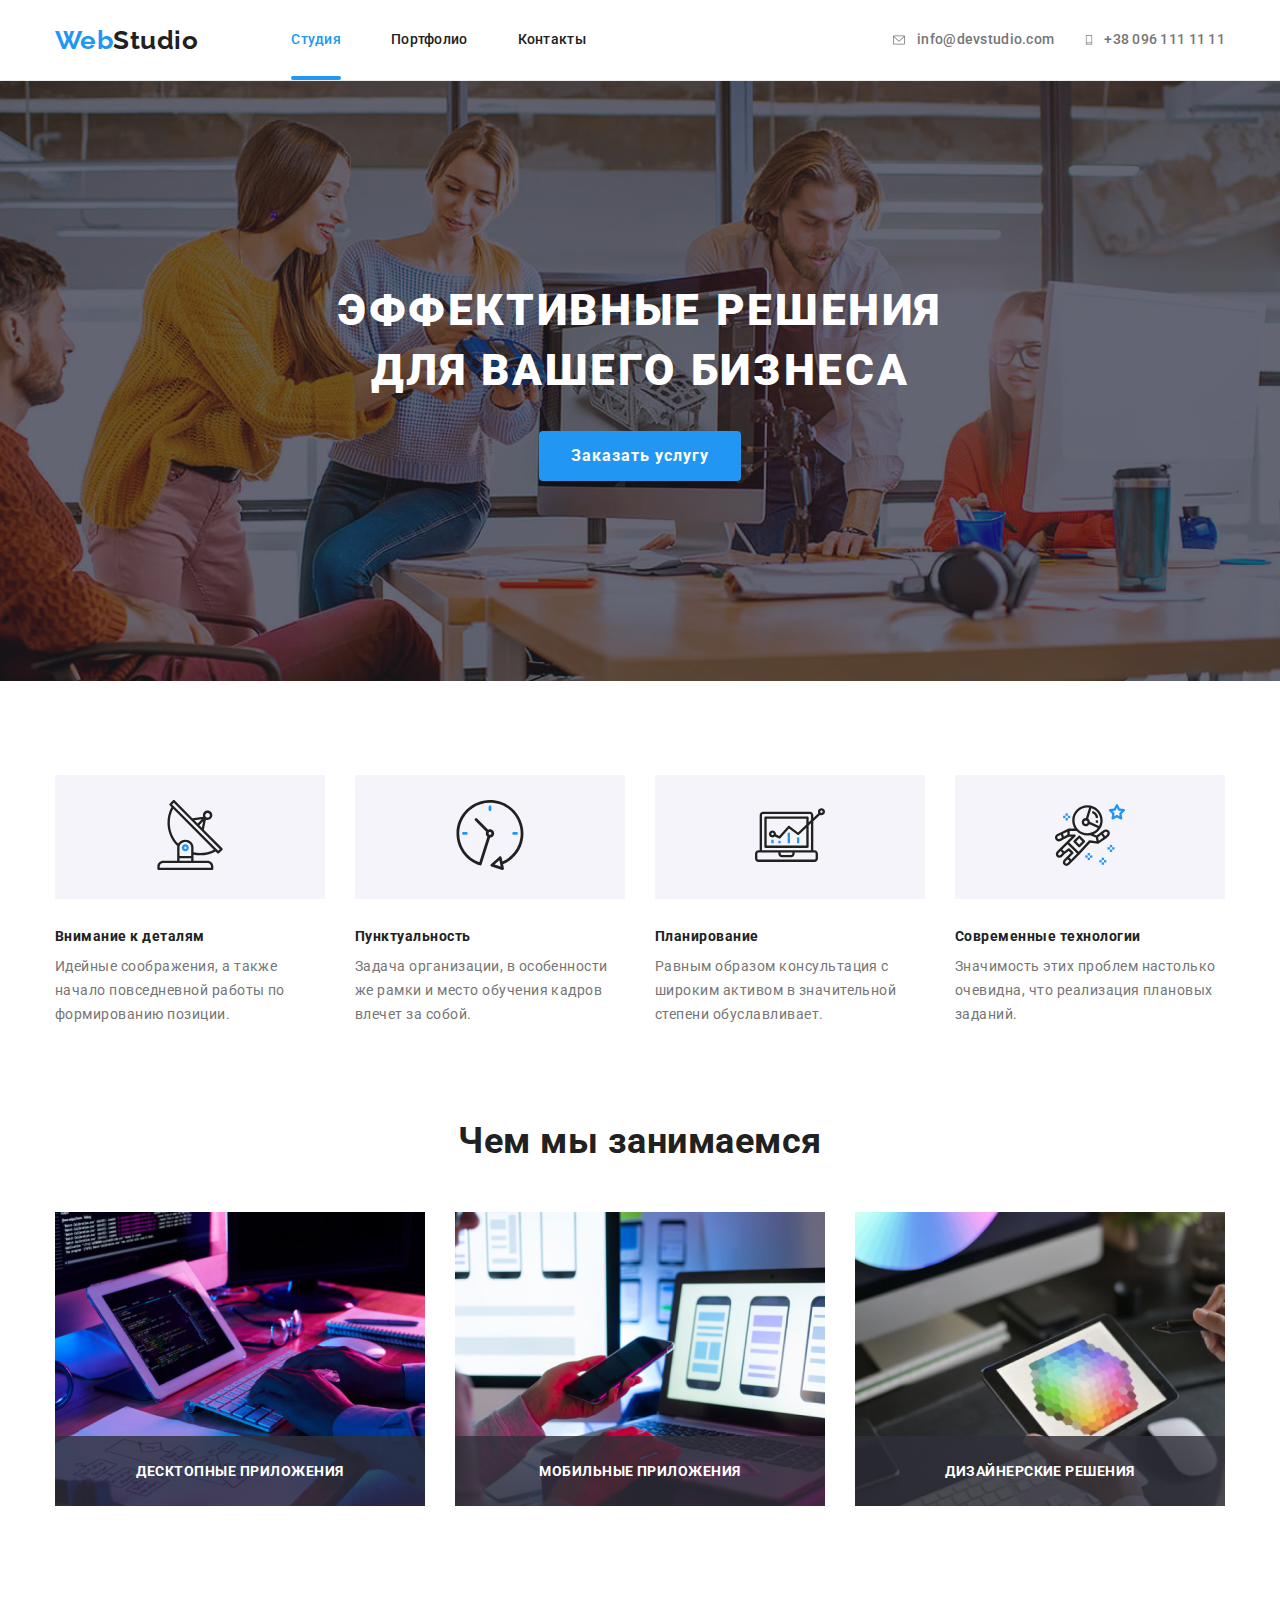
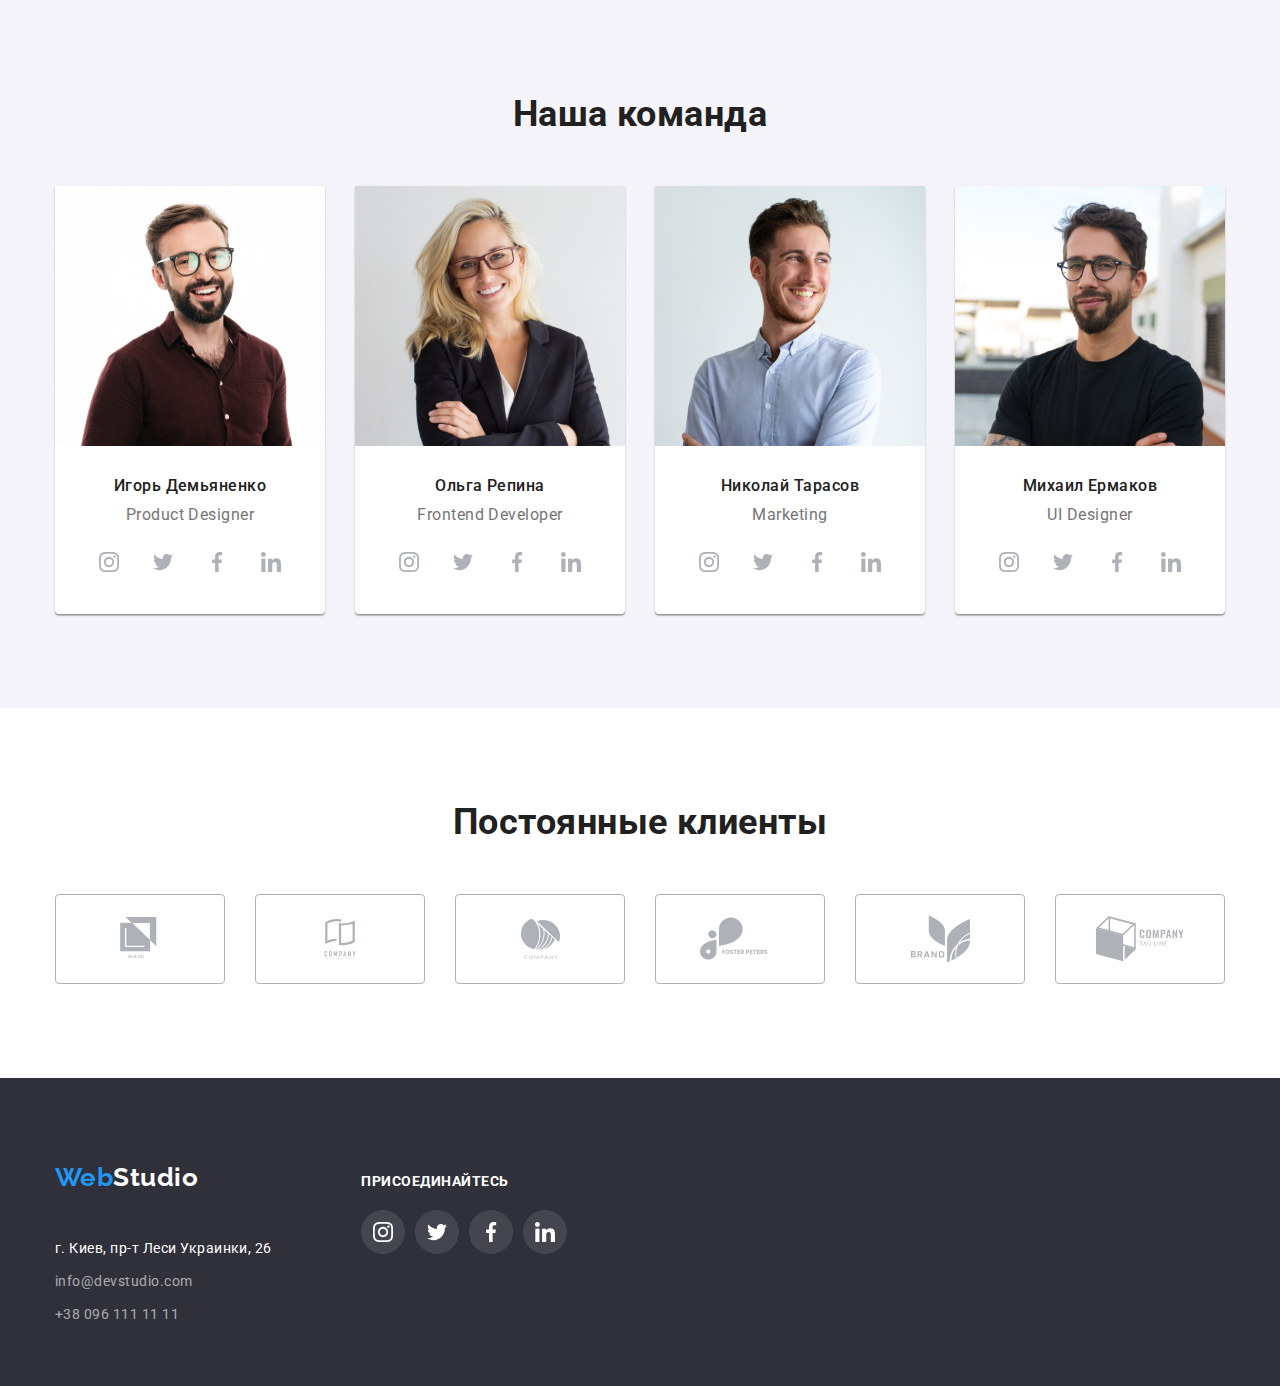
<file: index.html>
<!DOCTYPE html>
<html lang="ru">

<head>
    <meta charset="UTF-8">
    <meta name="viewport" content="width=device-width, initial-scale=1.0">
    <title>Web Studio (Version 2.0)</title>
    <link rel="preconnect" href="https://fonts.gstatic.com">
    <link href="https://fonts.googleapis.com/css2?family=Raleway:wght@700&family=Roboto:wght@400;500;700;900&display=swap" rel="stylesheet">
    <link rel="stylesheet" href="https://cdnjs.cloudflare.com/ajax/libs/modern-normalize/1.0.0/modern-normalize.min.css">
    <link rel="stylesheet" href="./css/style.css">
</head>

<body>
    <!--Шапка сайта-->
    <header class="page-header">
        <div class="header container">
            <nav class="nav">
                <a class="firm-name" href="./index.html"><span class="first-firm-name">Web</span><span
                        class="second-firm-name">Studio</span> </a>
                <ul class="site-nav list">
                    <li class="item"><a class="link current" href="./index.html">Студия</a></li>
                    <li class="item"><a class="link" href="./portfolio.html">Портфолио</a></li>
                    <li class="item"><a class="link" href="">Контакты</a></li>
                </ul>
            </nav>
            <div class="contact">
                <div class="contact-case">
                    <a class="contact link" href="mailto:info@devstudio.com">
                        <svg class="contact-icon" width="16" height="12">
                            <use href="./images/sprite.svg#mail"></use>
                        </svg>
                        info@devstudio.com
                    </a>
                </div>
                <div class="contact-case">
                    <a class="contact link" href="tel:+380961111111">
                        <svg class="contact-icon" width="10" height="16">
                            <use href="./images/sprite.svg#phone"></use>
                        </svg>
                        +38 096 111 11 11
                    </a>
                </div>
            </div>
        </div>
    </header>
    <main>
        <!--Блок герой -->
        <section class="hero">
            <div class="container">
                <h1 class="hero-title">Эффективные решения <br>для вашего бизнеса</h1>
                <button class="hero-button" type="button" data-modal-open>Заказать услугу</button>
            </div>            
        </section>

        <!--Особености-->
        <section class="section features">
            <div class="container features">
                <h2 class="visually-hidden">Особености</h2>
                <ul class="features list">
                    <li class="item">
                        <div class="container-features icon">
                            <svg width="70px" height="70px">
                                <use href="./images/sprite.svg#antenna"></use>
                            </svg>
                        </div>
                        <h3 class="title">Внимание к деталям</h3>
                        <p class="text">Идейные соображения, а также начало повседневной работы по формированию позиции.</p>
                    </li>
                    <li class="item">
                        <div class="container-features icon">
                            <svg width="70px" height="70px">
                                <use href="./images/sprite.svg#clock"></use>
                            </svg>
                        </div>
                        <h3 class="title">Пунктуальность</h3>
                        <p class="text">Задача организации, в особенности же рамки и место обучения кадров влечет за собой.</p>
                    </li>
                    <li class="item">
                        <div class="container-features icon">
                            <svg width="70px" height="70px">
                                <use href="./images/sprite.svg#diagram"></use>
                            </svg>
                        </div>
                        <h3 class="title">Планирование</h3>
                        <p class="text">Равным образом консультация с широким активом в значительной степени обуславливает.</p>
                    </li>
                    <li class="item">
                        <div class="container-features icon">
                            <svg width="70px" height="70px">
                                <use href="./images/sprite.svg#astronaut"></use>
                            </svg>
                        </div>
                        <h3 class="title">Современные технологии</h3>
                        <p class="text">Значимость этих проблем настолько очевидна, что реализация плановых заданий.</p>
                    </li>
                </ul>
            </div>
        </section>
        <!--Чем мы занимаемся-->
        <section class="section projects">
            <div class="container">
                <h2 class="section-title">Чем мы занимаемся</h2>
                <ul class="projects list">
                    <li class="item">
                        <a class="link" href="">
                            <img src="./images/man-cody.jpg" alt="Человек кодит" width="370" height="294">
                        </a>
                        <p class="projects-list-preview">Десктопные приложения</p>
                    </li>
                    <li class="item">
                        <a class="link" href="">
                            <img src="./images/phone-in-hand.jpg" alt="Телефон в руках у человека" width="370" height="294">
                        </a>
                        <p class="projects-list-preview">Мобильные приложения</p>
                    </li>
                    <li class="item">
                        <a class="link" href="">
                            <img src="./images/tablet-with-a-palette-of-colors.jpg" alt="Планшет с палитрой цветов" width="370"
                                height="294">
                        </a>
                        <p class="projects-list-preview">Дизайнерские решения</p>
                    </li>
                </ul>
            </div>
        </section>
        <!--Наша команда-->
        <section class="section team">
            <div class="container">
                <h2 class="section-title">Наша команда</h2>
                <ul class="team list">
                    <li class="item">
                        <img class="photo" src="./images/Игорь-Демьяненко.jpg" alt="Фотография Игорь Демьяненко" width="270" height="260">
                        <h3 class="staff-name">Игорь Демьяненко</h3>
                        <p class="specialty" lang="en">Product Designer</p>
                        <ul class="social-list list">
                            <li class="social-list item">
                                <a class="social-list link" href="https://www.instagram.com/" target="_blank" rel="noreferrer noopener">
                                    <svg class="social-list-icon" width="20px" height="20px">
                                        <use href="./images/sprite.svg#instagram"></use>
                                    </svg>
                                </a>
                            </li>
                            <li class="social-list item">
                                <a class="social-list link" href="https://www.twitter.com/" target="_blank" rel="noreferrer noopener">
                                    <svg class="social-list-icon" width="20px" height="20px">
                                        <use href="./images/sprite.svg#twitter"></use>
                                    </svg>
                                </a>
                        </li>
                            <li class="social-list item">
                                <a class="social-list link" href="https://www.facebook.com/" target="_blank" rel="noreferrer noopener">
                                    <svg class="social-list-icon" width="20px" height="20px">
                                        <use href="./images/sprite.svg#facebook"></use>
                                    </svg>
                                </a>
                            </li>
                            <li class="social-list item">
                                <a class="social-list link" href="https://www.linkedin.com/" target="_blank" rel="noreferrer noopener">
                                    <svg class="social-list-icon" width="20px" height="20px">
                                        <use href="./images/sprite.svg#linkedin"></use>
                                    </svg>
                                </a>
                            </li>
                        </ul>
                    </li>
                    <li class="item">
                        <img class="photo" src="./images/Ольга-Репина.jpg" alt="Фотография Ольга Репина" width="270" height="260">
                        <h3 class="staff-name">Ольга Репина</h3>
                        <p class="specialty" lang="en">Frontend Developer</p>
                        <ul class="social-list list">
                            <li class="social-list item">
                                <a class="social-list link" href="https://www.instagram.com/" target="_blank" rel="noreferrer noopener">
                                    <svg class="social-list-icon" width="20px" height="20px">
                                        <use href="./images/sprite.svg#instagram"></use>
                                    </svg>
                                </a>
                            </li>
                            <li class="social-list item">
                                <a class="social-list link" href="https://www.twitter.com/" target="_blank" rel="noreferrer noopener">
                                    <svg class="social-list-icon" width="20px" height="20px">
                                        <use href="./images/sprite.svg#twitter"></use>
                                    </svg>
                                </a>
                            </li>
                            <li class="social-list item">
                                <a class="social-list link" href="https://www.facebook.com/" target="_blank" rel="noreferrer noopener">
                                    <svg class="social-list-icon" width="20px" height="20px">
                                        <use href="./images/sprite.svg#facebook"></use>
                                    </svg>
                                </a>
                            </li>
                            <li class="social-list item">
                                <a class="social-list link" href="https://www.linkedin.com/" target="_blank" rel="noreferrer noopener">
                                    <svg class="social-list-icon" width="20px" height="20px">
                                        <use href="./images/sprite.svg#linkedin"></use>
                                    </svg>
                                </a>
                            </li>
                        </ul>
                    </li>
                    <li class="item">
                        <img class="photo" src="./images/Николай-Тарасов.jpg" alt="Фотография Николай Тарасов" width="270" height="260">
                        <h3 class="staff-name">Николай Тарасов</h3>
                        <p class="specialty" lang="en">Marketing</p>
                        <ul class="social-list list">
                            <li class="social-list item">
                                <a class="social-list link" href="https://www.instagram.com/" target="_blank" rel="noreferrer noopener">
                                    <svg class="social-list-icon" width="20px" height="20px">
                                        <use href="./images/sprite.svg#instagram"></use>
                                    </svg>
                                </a>
                            </li>
                            <li class="social-list item">
                                <a class="social-list link" href="https://www.twitter.com/" target="_blank" rel="noreferrer noopener">
                                    <svg class="social-list-icon" width="20px" height="20px">
                                        <use href="./images/sprite.svg#twitter"></use>
                                    </svg>
                                </a>
                            </li>
                            <li class="social-list item">
                                <a class="social-list link" href="https://www.facebook.com/" target="_blank" rel="noreferrer noopener">
                                    <svg class="social-list-icon" width="20px" height="20px">
                                        <use href="./images/sprite.svg#facebook"></use>
                                    </svg>
                                </a>
                            </li>
                            <li class="social-list item">
                                <a class="social-list link" href="https://www.linkedin.com/" target="_blank" rel="noreferrer noopener">
                                    <svg class="social-list-icon" width="20px" height="20px">
                                        <use href="./images/sprite.svg#linkedin"></use>
                                    </svg>
                                </a>
                            </li>
                        </ul>
                    </li>
                    <li class="item">
                        <img class="photo" src="./images/Михаил-Ермаков.jpg" alt="Фотография Михаил Ермаков" width="270" height="260">
                        <h3 class="staff-name">Михаил Ермаков</h3>
                        <p class="specialty" lang="en">UI Designer</p>
                        <ul class="social-list list">
                            <li class="social-list item">
                                <a class="social-list link" href="https://www.instagram.com/" target="_blank" rel="noreferrer noopener">
                                    <svg class="social-list-icon" width="20px" height="20px">
                                        <use href="./images/sprite.svg#instagram"></use>
                                    </svg>
                                </a>
                            </li>
                            <li class="social-list item">
                                <a class="social-list link" href="https://www.twitter.com/" target="_blank" rel="noreferrer noopener">
                                    <svg class="social-list-icon" width="20px" height="20px">
                                        <use href="./images/sprite.svg#twitter"></use>
                                    </svg>
                                </a>
                            </li>
                            <li class="social-list item">
                                <a class="social-list link" href="https://www.facebook.com/" target="_blank" rel="noreferrer noopener">
                                    <svg class="social-list-icon" width="20px" height="20px">
                                        <use href="./images/sprite.svg#facebook"></use>
                                    </svg>
                                </a>
                            </li>
                            <li class="social-list item">
                                <a class="social-list link" href="https://www.linkedin.com/" target="_blank" rel="noreferrer noopener">
                                    <svg class="social-list-icon" width="20px" height="20px">
                                        <use href="./images/sprite.svg#linkedin"></use>
                                    </svg>
                                </a>
                            </li>
                        </ul>
                    </li>
                </ul>
            </div>
        </section>
        <!-- Наши Клиенты -->
        <section class="section clients">
            <div class="container">
                <h2 class="section-title">Постоянные клиенты</h2>
                <ul class="clients list">
                    <li class="clients item">
                        <a class="clients-list link" href="">
                            <svg class="clients-logo" width="44px" hight="49px">
                                <use href="./images/sprite.svg#logo-1"></use>
                            </svg>
                        </a>
                    </li>
                    <li class="clients item">
                        <a class="clients-list link" href="">
                            <svg class="clients-logo" width="40px" hight="52px">
                                <use href="./images/sprite.svg#logo-2"></use>
                            </svg>
                        </a>
                    </li>
                    <li class="clients item">
                        <a class="clients-list link" href="">
                            <svg class="clients-logo" width="41px" hight="43px">
                                <use href="./images/sprite.svg#logo-3"></use>
                            </svg>
                        </a>
                    </li>
                    <li class="clients item">
                        <a class="clients-list link" href="">
                            <svg class="clients-logo" width="80px" hight="42px">
                                <use href="./images/sprite.svg#logo-4"></use>
                            </svg>
                        </a>
                    </li>
                    <li class="clients item">
                        <a class="clients-list link" href="">
                            <svg class="clients-logo" width="59px" hight="47px">
                                <use href="./images/sprite.svg#logo-5"></use>
                            </svg>
                        </a>
                    </li>
                    <li class="clients item">
                        <a class="clients-list link" href="">
                            <svg class="clients-logo" width="88px" hight="45px">
                                <use href="./images/sprite.svg#logo-6"></use>
                            </svg>
                        </a>
                    </li>
                </ul>
            </div>
        </section>
    </main>
    <!--Подвал-->
    <footer class="page-footer">
        <div class="footer container">
            <div class="address-container">
                <a class="firm-name" href="index.html"><span class="first-firm-name">Web</span><span
                        class="third-firm-name">Studio</span> </a>
                <address class="address">
                    <ul class="address list">
                        <li class="item"> <a class="link street" href="https://goo.gl/maps/psgdGGSvyjgULsp37" target="blank">г. Киев,
                                пр-т Леси Украинки, 26</a>
                        </li>
                        <li class="footer-contact item"><a class="link" href="mailto:info@devstudio.com">info@devstudio.com</a>
                        </li>
                        <li class="footer-contact item"><a class="link" href="tel:+380961111111">+38 096 111 11 11</a>
                        </li>
                    </ul>
                </address>
            </div>
            <div class="appeal">
                <p class="accent">Присоединайтесь</p>
                <ul class="social-list list">
                    <li class="social-list item">
                        <a class="footer-social-list link" href="https://www.instagram.com/" target="_blank" rel="noreferrer noopener">
                            <svg class="footer-social-list-icon" width="20px" height="20px">
                                <use href="./images/sprite.svg#instagram"></use>
                            </svg>
                        </a>
                    </li>
                    <li class="social-list item">
                        <a class="footer-social-list link" href="https://www.twitter.com/" target="_blank" rel="noreferrer noopener">
                            <svg class="footer-social-list-icon" width="20px" height="20px">
                                <use href="./images/sprite.svg#twitter"></use>
                            </svg>
                        </a>
                    </li>
                    <li class="social-list item">
                        <a class="footer-social-list link" href="https://www.facebook.com/" target="_blank" rel="noreferrer noopener">
                            <svg class="footer-social-list-icon" width="20px" height="20px">
                                <use href="./images/sprite.svg#facebook"></use>
                            </svg>
                        </a>
                    </li>
                    <li class="social-list item">
                        <a class="footer-social-list link" href="https://www.linkedin.com/" target="_blank" rel="noreferrer noopener">
                            <svg class="footer-social-list-icon" width="20px" height="20px">
                                <use href="./images/sprite.svg#linkedin"></use>
                            </svg>                            
                        </a>
                    </li>
                </ul>
            </div>
        </div>
    </footer>

    <!-- Модальное Окно -->
    <div class="backdrop is-hidden" data-modal>
        <div class="modal">
            <button type="button" class="close-btn" data-modal-close>
                <svg class="close-btn-icon" width="18px" height="18px">
                    <use href="./images/sprite.svg#close-button"></use>
                </svg>
            </button>
        </div>
    </div>
    <!-- Скрипты -->
    <script src="./js/modal.js"></script>
</body>

</html>
</file>
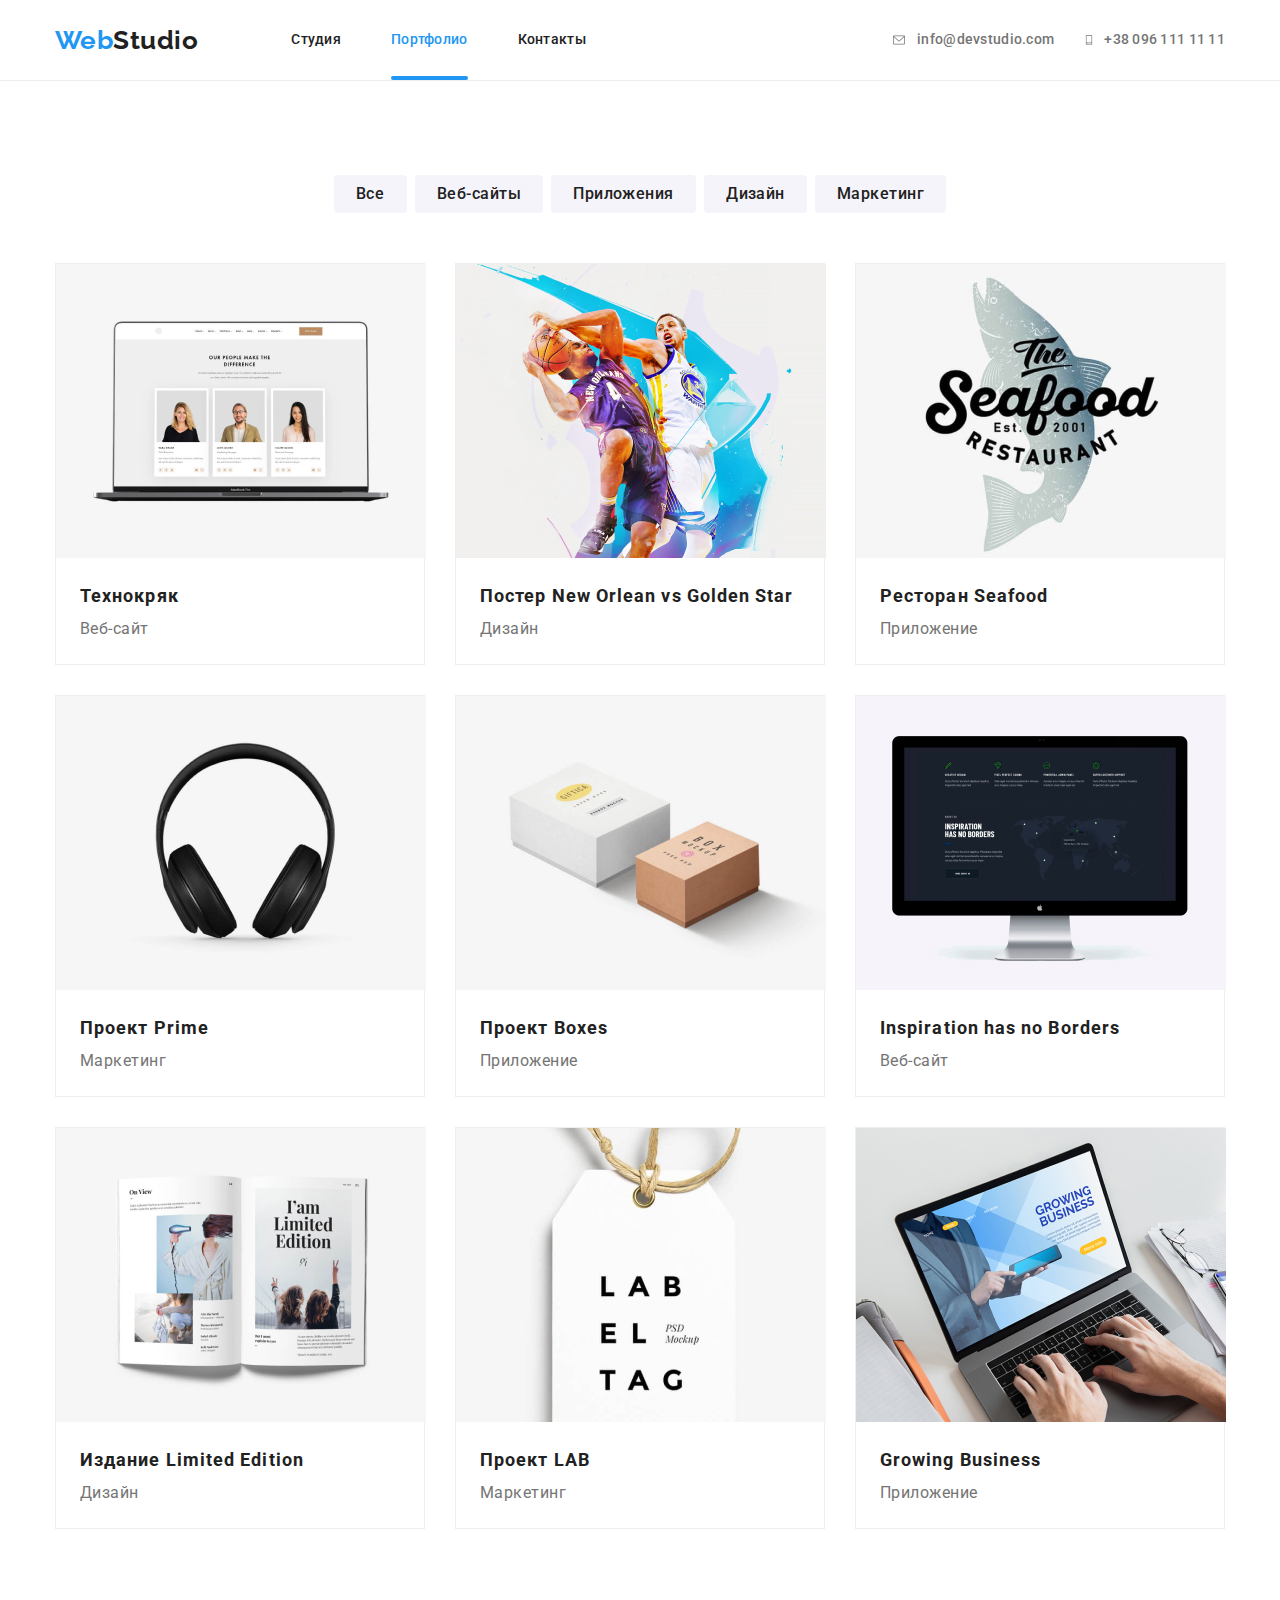
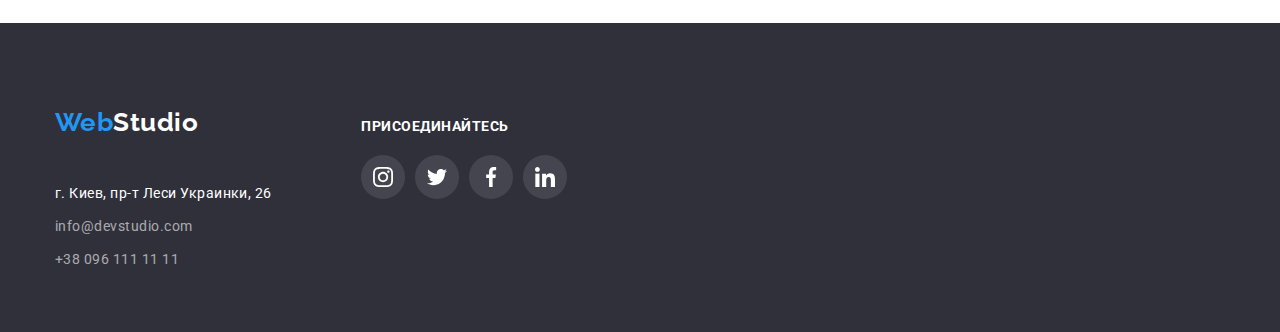
<file: portfolio.html>
<!DOCTYPE html>
<html lang="ru">
<head>
    <meta charset="UTF-8">
    <meta name="viewport" content="width=device-width, initial-scale=1.0">
    <title>Портфолио</title>
    <link href="https://fonts.googleapis.com/css2?family=Raleway:wght@700&family=Roboto:wght@400;500;700;900&display=swap" rel="stylesheet">
    <link rel="stylesheet" href="https://cdnjs.cloudflare.com/ajax/libs/modern-normalize/1.0.0/modern-normalize.min.css">
    <link rel="stylesheet" href="./css/style.css">
</head>
<body>
    <!--Шапка сайта-->
    <header class="page-header">
        <div class="header container">
            <nav class="nav">
                <a class="firm-name" href="./index.html"><span class="first-firm-name">Web</span><span
                        class="second-firm-name">Studio</span> </a>
                <ul class="site-nav list">
                    <li class="item"><a class="link" href="./index.html">Студия</a></li>
                    <li class="item"><a class="link current" href="./portfolio.html">Портфолио</a></li>
                    <li class="item"><a class="link" href="">Контакты</a></li>
                </ul>
            </nav>
            <div class="contact">
                <div class="contact-case">
                    <a class="contact link" href="mailto:info@devstudio.com">
                        <svg class="contact-icon" width="16" height="12">
                            <use href="./images/sprite.svg#mail"></use>
                        </svg>
                        info@devstudio.com
                    </a>
                </div>
                <div class="contact-case">
                    <a class="contact link" href="tel:+380961111111">
                        <svg class="contact-icon" width="10" height="16">
                            <use href="./images/sprite.svg#phone"></use>
                        </svg>
                        +38 096 111 11 11
                    </a>
                </div>
            </div>
        </div>
    </header>
    <main>
        <!-- Портфолио -->
        <section class="section portfolio">
            <div class="container">
                <h2 class="visually-hidden">Портфолио</h2>
                <ul class="portfolio-button list">
                    <li class="button item"><button class="radio-button first" type="button">Все</button></li>
                    <li class="button item"><button class="radio-button second" type="button">Веб-сайты</button></li>
                    <li class="button item"><button class="radio-button third" type="button">Приложения</button></li>
                    <li class="button item"><button class="radio-button fourth" type="button">Дизайн</button></li>
                    <li class="button item"><button class="radio-button fifth" type="button">Маркетинг</button></li>
                </ul>
                <!-- Карточки -->
                <ul class="portfolio list">
                    <li class="portfolio item">
                        <a class="portfolio link" href="">
                            <div class="card-thumb">
                                <img class="card-img" src="./images/технокряк.jpg" alt="Фотография ноутбукуа с людьми на заставке" min-width="370" height="294">
                                <p class="card-text">Технокряк это современная площадка распространения коронавируса. Компании используют эту платформу для цифрового
                                шпионажа и атак на защищённые сервера конкурентов.</p>
                            </div>
                            <div class="portfolio-list-wrapper">
                                <h3 class="image-name">Технокряк</h3>
                                <p class="project-type">Веб-сайт</p>
                            </div>
                        </a>
                    </li>
                    <li class="portfolio item">
                        <a class="portfolio link" href="">
                            <div class="card-thumb">
                                <img src="./images/Постер-New-Orlean-vs-Golden-Star.jpg" alt="Постер двух баскетболистов" min-width="370" height="294">
                                <p class="card-text">Технокряк это современная площадка распространения коронавируса. Компании используют эту платформу
                                    для цифрового
                                    шпионажа и атак на защищённые сервера конкурентов.</p>
                            </div>
                            <div class="portfolio-list-wrapper">
                                <h3 class="image-name">Постер <span lang="en">New Orlean vs Golden Star</span></h3>
                                <p class="project-type">Дизайн</p>
                            </div>
                        </a>
                    </li>
                    <li class="portfolio item">
                        <a class="portfolio link" href="">
                            <div class="card-thumb">
                                <img src="./images/Ресторан-Seafood.jpg" alt="Логотип ресторана" min-width="370" height="294">
                                <p class="card-text">Технокряк это современная площадка распространения коронавируса. Компании используют эту платформу
                                    для цифрового
                                    шпионажа и атак на защищённые сервера конкурентов.</p>
                            </div>
                            <div class="portfolio-list-wrapper">
                                <h3 class="image-name">Ресторан <span lang="en">Seafood</span></h3>
                                <p class="project-type">Приложение</p>
                            </div>
                        </a>
                    </li>
                    <li class="portfolio item">
                        <a class="portfolio link" href="">
                            <div class="card-thumb">
                                <img src="./images/Проект-Prime.jpg" alt="Картинка наушников" min-width="370" height="294">
                                <p class="card-text">Технокряк это современная площадка распространения коронавируса. Компании используют эту платформу
                                    для цифрового
                                    шпионажа и атак на защищённые сервера конкурентов.</p>
                            </div>
                            <div class="portfolio-list-wrapper">
                                <h3 class="image-name">Проект <span lang="en">Prime</span> </h3>
                                <p class="project-type">Маркетинг</p>
                            </div>
                        </a>
                    </li>
                    <li class="portfolio item">
                        <a class="portfolio link" href="">
                            <div class="card-thumb">
                                <img src="./images/Проект-Boxes.jpg" alt="Картинка коробок" min-width="370" height="294">
                                <p class="card-text">Технокряк это современная площадка распространения коронавируса. Компании используют эту платформу
                                    для цифрового
                                    шпионажа и атак на защищённые сервера конкурентов.</p>
                            </div>
                            <div class="portfolio-list-wrapper">
                                <h3 class="image-name">Проект <span lang="en">Boxes</span> </h3>
                                <p class="project-type">Приложение</p>
                            </div>
                        </a>
                    </li>
                    <li class="portfolio item">
                        <a class="portfolio link" href="">
                            <div class="card-thumb">
                                <img src="./images/Inspiration-has-no-Borders.jpg" alt="На экране компьютера показана карта мира" min-width="370" height="294">
                                <p class="card-text">Технокряк это современная площадка распространения коронавируса. Компании используют эту платформу
                                    для цифрового
                                    шпионажа и атак на защищённые сервера конкурентов.</p>
                            </div>
                            <div class="portfolio-list-wrapper">
                                <h3 class="image-name" lang="en">Inspiration has no Borders</h3>
                                <p class="project-type">Веб-сайт</p>
                            </div>
                        </a>
                    </li>
                    <li class="portfolio item">
                        <a class="portfolio link" href="">
                            <div class="card-thumb">
                                <img src="./images/Издание-Limited-Edition.jpg" alt=" Фотография открытой книги" min-width="370" height="294">
                                <p class="card-text">Технокряк это современная площадка распространения коронавируса. Компании используют эту платформу
                                    для цифрового
                                    шпионажа и атак на защищённые сервера конкурентов.</p>
                            </div>
                            <div class="portfolio-list-wrapper">
                               <h3 class="image-name">Издание <span lang="en">Limited Edition</span></h3>
                                <p class="project-type">Дизайн</p> 
                            </div>
                        </a>
                    </li>
                    <li class="portfolio item">
                        <a class="portfolio link" href="">
                            <div class="card-thumb">
                                <img src="./images/Проект-LAB.jpg" alt="Фотография этикетки" min-width="370" height="294">
                                <p class="card-text">Технокряк это современная площадка распространения коронавируса. Компании используют эту платформу
                                    для цифрового
                                    шпионажа и атак на защищённые сервера конкурентов.</p>
                            </div>
                            <div class="portfolio-list-wrapper">
                                <h3 class="image-name">Проект <span lang="en">LAB</span></h3>
                                <p class="project-type">Маркетинг</p>
                            </div>
                        </a>
                    </li>
                    <li class="portfolio item">
                        <a class="portfolio link" href="">
                            <div class="card-thumb">
                                <img src="./images/Growing-Business.jpg" alt="Фотография ноутбука на котором печатают" min-width="370" height="294">
                                <p class="card-text">Технокряк это современная площадка распространения коронавируса. Компании используют эту платформу
                                    для цифрового
                                    шпионажа и атак на защищённые сервера конкурентов.</p>
                            </div>
                            <div class="portfolio-list-wrapper">
                                <h3 class="image-name" lang="en">Growing Business</h3>
                                <p class="project-type">Приложение</p>
                            </div>
                        </a>
                    </li>
                </ul>
            </div>
        </section>
    </main>
    <!--Подвал-->
    <footer class="page-footer">
        <div class="footer container">
            <div class="address-container">
                <a class="firm-name" href="index.html"><span class="first-firm-name">Web</span><span
                        class="third-firm-name">Studio</span> </a>
                <address class="address">
                    <ul class="address list">
                        <li class="item"> <a class="link street" href="https://goo.gl/maps/psgdGGSvyjgULsp37"
                                target="blank">г. Киев,
                                пр-т Леси Украинки, 26</a>
                        </li>
                        <li class="footer-contact item"><a class="link"
                                href="mailto:info@devstudio.com">info@devstudio.com</a>
                        </li>
                        <li class="footer-contact item"><a class="link" href="tel:+380961111111">+38 096 111 11 11</a>
                        </li>
                    </ul>
                </address>
            </div>
            <div class="appeal">
                <p class="accent">Присоединайтесь</p>
                <ul class="social-list list">
                    <li class="social-list item">
                        <a class="footer-social-list link" href="https://www.instagram.com/" target="_blank"
                            rel="noreferrer noopener">
                            <svg class="footer-social-list-icon" width="20px" height="20px">
                                <use href="./images/sprite.svg#instagram"></use>
                            </svg>
                        </a>
                    </li>
                    <li class="social-list item">
                        <a class="footer-social-list link" href="https://www.twitter.com/" target="_blank"
                            rel="noreferrer noopener">
                            <svg class="footer-social-list-icon" width="20px" height="20px">
                                <use href="./images/sprite.svg#twitter"></use>
                            </svg>
                        </a>
                    </li>
                    <li class="social-list item">
                        <a class="footer-social-list link" href="https://www.facebook.com/" target="_blank"
                            rel="noreferrer noopener">
                            <svg class="footer-social-list-icon" width="20px" height="20px">
                                <use href="./images/sprite.svg#facebook"></use>
                            </svg>
                        </a>
                    </li>
                    <li class="social-list item">
                        <a class="footer-social-list link" href="https://www.linkedin.com/" target="_blank"
                            rel="noreferrer noopener">
                            <svg class="footer-social-list-icon" width="20px" height="20px">
                                <use href="./images/sprite.svg#linkedin"></use>
                            </svg>
                        </a>
                    </li>
                </ul>
            </div>
        </div>
    </footer>
</body>
</html>
</file>
<file: css/style.css>
/* Цвет оглавлений текста #212121 */
/* Цвет основного текста #757575 */
/* акцент #2196F3 */
/* белый #FFFFFF */
/* вторичный для подвала rgba(255, 255, 255, 0.6); */
/* цвет body фона #FFFFFF */
/* цвет фона команды #f5f4fa */
/* цвет фона героя  #2F303A; */
/* цвет нижней линии в герое #ECECEC */
/* функция распределения времени с временем - 250ms cubic-bezier(0.4, 0, 0.2, 1) */
:root {
  --main-text-color: #212121;
  --title-text-color: #757575;
  --accent-text: #2196f3;
  --white: #ffffff;
  --background-body-section: #ffffff;
  --background-team-section: #f5f4fa;
  --background-hero-section: #2f303a;
  --footer-link-color: rgba(255, 255, 255, 0.6);
  --timing-fn: 250ms cubic-bezier(0.4, 0, 0.2, 1);
}
/* общие */
body {
  background-color: var(--background-features-section);
  color: var(--main-text-color);

  font-family: Roboto, sans-serif;
  letter-spacing: 0.03em;
}
.list {
  list-style: none;
}
.link {
  text-decoration: none;
}
.section-title {
  margin-top: 0;
  margin-bottom: 50px;

  color: var(--main-text-color);

  font-weight: 700;
  font-size: 36px;
  line-height: 1.16;
  text-align: center;
}
.section {
  padding-bottom: 94px;
}
.container {
  margin-left: auto;
  margin-right: auto;
  padding-left: 15px;
  padding-right: 15px;
  width: 1200px;
}

img {
  display: block;
}
/* Делаем шапку */
.page-header {
  border-bottom: 1px solid #ececec;
  background-color: var(--white);
}

.header.container {
  display: flex;
  align-items: center;
}

/* название фирмы */
.firm-name {
  margin-right: 93px;
  padding-top: 24px;
  padding-bottom: 24px;

  font-family: Raleway, sans-serif;
  font-weight: 700;
  font-size: 26px;
  line-height: 1.19;
  text-decoration: none;
}
.first-firm-name {
  color: var(--accent-text);
}
.second-firm-name {
  color: var(--main-text-color);
}

/* навигация сайта */
.nav {
  display: flex;
  align-items: center;
}

.site-nav.list {
  display: flex;

  margin-top: 0;
  margin-bottom: 0;
}

.site-nav .link {
  display: block;
  padding-top: 32px;
  padding-bottom: 32px;

  color: var(--main-text-color);

  transition: color var(--timing-fn);
}

.site-nav .link:hover,
.site-nav .link:focus {
  color: var(--accent-text);
}

.site-nav .item:not(:last-child) {
  margin-right: 50px;
}

.contact {
  display: flex;

  margin-left: auto;

  color: var(--title-text-color);
}

.contact-icon {
  fill: currentColor;
}

.contact-case:not(:last-child) {
  margin-right: 30px;
}

.contact.link {
  align-items: center;

  padding-top: 32px;
  padding-bottom: 32px;

  transition: color var(--timing-fn);
}

.contact-icon {
  margin-right: 10px;
}

.contact.link:hover,
.contact.link:focus {
  color: var(--accent-text);

  transition: color var(--timing-fn);
}

.contact.link:hover .contact-icon,
.contact.link:focus .contact-icon {
  fill: currentColor;
}

.contact-case {
  display: flex;
  align-items: center;
}

.site-nav.list {
  padding-left: 0;
}
.site-nav.list,
.contact.link {
  font-weight: 500;
  font-size: 14px;
  line-height: 1.14;
  letter-spacing: 0.02em;
}

/* Подсветка актуально открытой страницы */
.link.current {
  position: relative;

  color: var(--accent-text);
}

.link.current::after {
  content: '';

  position: absolute;
  left: 0;
  bottom: 0;

  width: 100%;
  height: 4px;

  background-color: var(--accent-text);
  border-radius: 2px;
}
/* Можно по другому сделать полоску, 
но убрать нижний падинг у родителя */
/* .link.current::after {
  content: '';
  display: block;

  margin-bottom:28px;
  width: 100%;
  height: 4px;

  background-color: var(--accent-text);
  border-radius: 2px;
} */

/* делаем блок герой */
.hero {
  background-image: linear-gradient(
      rgba(47, 48, 58, 0.4),
      rgba(47, 48, 58, 0.4)
    ),
    url('../images/bg.jpg');
  background-repeat: no-repeat;
  background-size: cover;
  background-color: var(--background-hero-section);
  background-position: center;

  margin-left: auto;
  margin-right: auto;
  padding-top: 200px;
  padding-bottom: 200px;

  max-width: 1600px;
  min-height: 600px;

  text-align: center;
}

.hero-title {
  margin-top: 0;
  margin-bottom: 30px;
  color: var(--white);

  font-weight: 900;
  font-size: 44px;
  line-height: 1.36;
  letter-spacing: 0.06em;
  text-transform: uppercase;
}
.hero-button {
  display: inline-block;
  padding: 10px 32px;
  border-radius: 4px;
  box-shadow: 0px 4px 4px rgba(0, 0, 0, 0.15);
  border: 0px solid transparent;
  min-width: 200px;

  color: var(--white);
  background-color: var(--accent-text);

  font-family: Roboto, sans-serif;
  font-weight: 700;
  font-size: 16px;
  line-height: 1.88;
  letter-spacing: 0.06em;

  cursor: pointer;
}
/* Блок Особеностей */

/* Скрываем назву секции */
.visually-hidden {
  position: absolute;
  width: 1px;
  height: 1px;
  margin: -1px;
  border: 0;
  padding: 0;
  white-space: nowrap;
  clip-path: inset(100%);
  clip: rect(0 0 0 0);
  overflow: hidden;
}

.section.features {
  padding-top: 94px;
}

.features.list {
  display: flex;

  padding-left: 0;
  margin-top: 0;
  margin-bottom: 0;
}

.features.list > .item {
  min-width: 270px;
}

.features.list > .item:not(:last-child) {
  margin-right: 30px;
}

.features.list .title {
  margin-top: 0;
  margin-bottom: 10px;

  color: var(--main-text-color);
  font-weight: 700;
  font-size: 14px;
  line-height: 1.14;
}

.features.list .text {
  margin-top: 0;
  margin-bottom: 0;

  color: var(--title-text-color);

  font-weight: 400;
  font-size: 14px;
  line-height: 1.7;
}

.container-features.icon {
  margin-bottom: 30px;
  padding: 25px 100px;

  background-color: #f5f4fa;
}

/* чем мы занимаемся, все остальное в других блоках, Наша команда*/

.projects.list {
  display: flex;

  padding-left: 0;
  margin-top: 0;
  margin-bottom: 0;
}

.projects.list > .item {
  position: relative;
}

.projects.list > .item:not(:last-child) {
  margin-right: 30px;
}

.projects-list-preview {
  position: absolute;
  left: 0;
  bottom: 0;

  display: flex;
  align-items: center;
  justify-content: center;

  background: rgba(47, 48, 58, 0.8);
  width: 100%;
  height: 70px;

  margin: 0;
  padding: 0;

  font-weight: 700;
  font-size: 14px;
  line-height: 1.14;
  text-transform: uppercase;
  color: var(--white);
}

/* наша команда */
.section.team {
  padding-top: 94px;

  background-color: var(--background-team-section);
}

.team.list {
  display: flex;
  text-align: center;

  margin-top: 0;
  margin-bottom: 0;
  padding-left: 0;
}

.team.list > .item {
  box-shadow: 0px 1px 3px rgba(0, 0, 0, 0.12), 0px 1px 1px rgba(0, 0, 0, 0.14),
    0px 2px 1px rgba(0, 0, 0, 0.2);
  border-radius: 0px 0px 4px 4px;

  background-color: #fff;
}

.team.list > .item:not(:last-child) {
  margin-right: 30px;
}

.photo {
  margin-top: 0;
  margin-bottom: 30px;
}

.staff-name {
  margin-top: 0;
  margin-bottom: 10px;

  color: var(--main-text-color);

  font-weight: 500;
  font-size: 16px;
  line-height: 1.19;
}
.specialty {
  margin-top: 0;
  margin-bottom: 16px;

  color: var(--title-text-color);

  font-weight: 400;
  font-size: 16px;
  line-height: 1.19;
}

.social-list.list {
  display: flex;
  justify-content: space-between;

  width: 206px;
  margin: 0 auto;
  margin-bottom: 30px;
  padding-left: 0;
}

.social-list.link {
  display: flex;
  justify-content: center;
  align-items: center;

  width: 44px;
  height: 44px;
  border-radius: 50%;

  transition: background-color var(--timing-fn);
}

.social-list-icon {
  fill: #afb1b8;

  transition: fill var(--timing-fn);
}

.social-list.link:hover,
.social-list.link:focus {
  background-color: var(--accent-text);

  transition: background-color var(--timing-fn);
}

.social-list.link:hover .social-list-icon,
.social-list.link:focus .social-list-icon {
  fill: var(--white);

  transition: fill var(--timing-fn);
}

/* Наши Клиенты */
.section.clients {
  padding-top: 94px;
}

.clients.list {
  display: flex;

  padding: 0;
  margin: 0;
}

.clients.item:not(:last-child) {
  margin-right: 30px;
}

.clients-list.link {
  display: flex;
  justify-content: center;
  align-items: center;

  border: 1px solid #afb1b8;
  border-radius: 4px;

  width: 170px;
  height: 90px;

  transition: border-color var(--timing-fn);
}

.clients-list.link:hover,
.clients-list.link:focus {
  border-color: var(--accent-text);

  transition: border-color var(--timing-fn);
}

.clients-logo {
  fill: #afb1b8;

  transition: fill var(--timing-fn);
}

.clients-list.link:hover .clients-logo,
.clients-list.link:focus .clients-logo {
  fill: var(--accent-text);

  transition: fill var(--timing-fn);
}

/* подвал */
.page-footer {
  padding-top: 60px;
  padding-bottom: 60px;

  background-color: var(--background-hero-section);
}

.footer.container {
  display: flex;
  align-items: baseline;
}

.address-container > .firm-name {
  margin-bottom: 20px;
  display: block;
}
.third-firm-name {
  color: #ffffff;
}

.address-container {
  margin-right: 70px;
}
.address {
  color: var(--white);

  font-style: normal;
  font-weight: 400;
  font-size: 14px;
  line-height: 1.7;
}

.address > .list {
  padding-left: 0;
  margin-top: 0;
  margin-bottom: 0;
}

.address.list > .item:not(:last-child) {
  margin-bottom: 9px;
}

.footer-contact.item {
  display: block;
}
.address.list .link.street {
  color: var(--white);
}

.address.list .link {
  color: var(--footer-link-color);
}

.accent {
  margin-top: 0;
  margin-bottom: 20px;

  text-transform: uppercase;
  color: var(--white);

  font-weight: 700;
  font-size: 14px;
  line-height: 1.14;
}
.appeal .social-list.list {
  margin-bottom: 0;
}

.footer-social-list.link {
  display: flex;
  justify-content: center;
  align-items: center;

  background-color: rgb(255, 255, 255, 0.1);
  border-radius: 50%;

  width: 44px;
  height: 44px;

  transition: background-color var(--timing-fn);
}

.footer-social-list.link:focus,
.footer-social-list.link:hover {
  background-color: var(--accent-text);

  transition: background-color var(--timing-fn);
}

.footer-social-list-icon {
  fill: var(--white);
}

/* Модальное Окно */

.backdrop {
  position: fixed;
  top: 0;
  left: 0;

  width: 100%;
  height: 100%;

  background-color: rgba(0, 0, 0, 0.2);

  transition: opacity var(--timing-fn);
}

.backdrop.is-hidden .modal {
  transform: translate(-50%, -50%) scale(0) rotate(360deg);
  transition: transform var(--timing-fn);
}

.modal {
  position: absolute;
  top: 50%;
  left: 50%;
  transform: translate(-50%, -50%) scale(1);
  width: 528px;
  min-height: 581px;

  background-color: var(--white);

  transition: transform var(--timing-fn);
}

.close-btn {
  position: absolute;
  top: 8px;
  right: 8px;

  display: flex;
  align-items: center;
  justify-content: center;

  width: 30px;
  height: 30px;

  background-color: #fff;
  border: 1px solid rgba(0, 0, 0, 0.1);
  border-radius: 50%;

  cursor: pointer;
}

.is-hidden {
  opacity: 0;
  visibility: hidden;
  pointer-events: none;
}

/* Страница Портфолио */

.section.portfolio {
  padding-top: 94px;
  padding-bottom: 94px;
}

.portfolio-button.list {
  display: flex;
  justify-content: center;

  margin-top: 0;
  margin-bottom: 50px;
  padding-left: 0;
}

.portfolio-button .radio-button {
  display: inline-block;
  color: var(--main-text-color);
  background-color: var(--background-team-section);
  border-radius: 4px;
  border: 0 solid transparent;
  padding: 6px 22px;

  font-family: Roboto;
  font-weight: 500;
  font-size: 16px;
  line-height: 1.63;
  letter-spacing: 0.03em;

  transition: background-color var(--timing-fn);
}

.portfolio-button .radio-button:hover,
.portfolio-button .radio-button:focus {
  background-color: var(--accent-text);
  color: var(--white);
  box-shadow: 0px 3px 1px rgba(0, 0, 0, 0.1), 0px 1px 2px rgba(0, 0, 0, 0.08),
    0px 2px 2px rgba(0, 0, 0, 0.12);

  cursor: pointer;

  transition: background-color var(--timing-fn);
}

.portfolio-button.list > .button.item:not(:last-child) {
  margin-right: 8px;
}

.radio-button.first {
  min-width: 73px;
}

.radio-button.second {
  min-width: 128px;
}

.radio-button.third {
  min-width: 145px;
}

.radio-button.fourth {
  min-width: 103px;
}

.radio-button.fifth {
  min-width: 130px;
}

/* Карточки */

.portfolio.list {
  display: flex;
  flex-wrap: wrap;

  margin-top: 0;
  margin-bottom: 0;
  padding-left: 0;
}

/* маржин 30px, 2маржина в строке, 3 элимента в строке */
.portfolio.item {
  width: calc((100% - 60px) / 3);
  margin-right: 30px;
  border: 1px solid #eeeeee;
}

.portfolio.item:nth-child(3n) {
  margin-right: 0;
}

.portfolio.item:not(:nth-last-child(-n + 3)) {
  margin-bottom: 30px;
}

.portfolio.link {
  display: inline-block;

  transition: box-shadow var(--timing-fn);
}

.portfolio.link:hover,
.portfolio.link:focus {
  box-shadow: 0px 1px 1px rgba(0, 0, 0, 0.12), 0px 4px 4px rgba(0, 0, 0, 0.06),
    1px 4px 6px rgba(0, 0, 0, 0.16);
  cursor: pointer;

  transition: box-shadow var(--timing-fn);
}

.card-thumb {
  position: relative;
  overflow: hidden;
}

.card-thumb::before {
  content: '';
  position: absolute;
  width: 100%;
  height: 100%;

  background-color: rgba(33, 150, 243, 0.9);

  transform: translateY(100%);
  transition: transform var(--timing-fn);
}

.portfolio.link:hover .card-thumb::before,
.portfolio.link:focus .card-thumb::before {
  transform: translateY(0);
  transition: transform var(--timing-fn);
}

.card-text {
  position: absolute;
  top: 63px;
  left: 24px;

  width: 322px;
  margin: 0;
  padding: 0;

  font-weight: 400;
  font-size: 18px;
  line-height: 1.56;
  color: var(--white);

  transform: translateY(163%);
  transition: transform var(--timing-fn);
}

.portfolio.link:hover .card-text,
.portfolio.link:focus .card-text {
  transform: translateY(0);

  transition: transform var(--timing-fn);
}

.portfolio-list-wrapper {
  padding: 20px 24px;
}

.image-name {
  margin-top: 0;
  margin-bottom: 0;

  color: var(--main-text-color);

  font-weight: 700;
  font-size: 18px;
  line-height: 2;
  letter-spacing: 0.06em;
}

.project-type {
  margin-top: 0;
  margin-bottom: 0;

  color: var(--title-text-color);

  font-weight: 400;
  font-size: 16px;
  line-height: 1.88;
}
</file>
